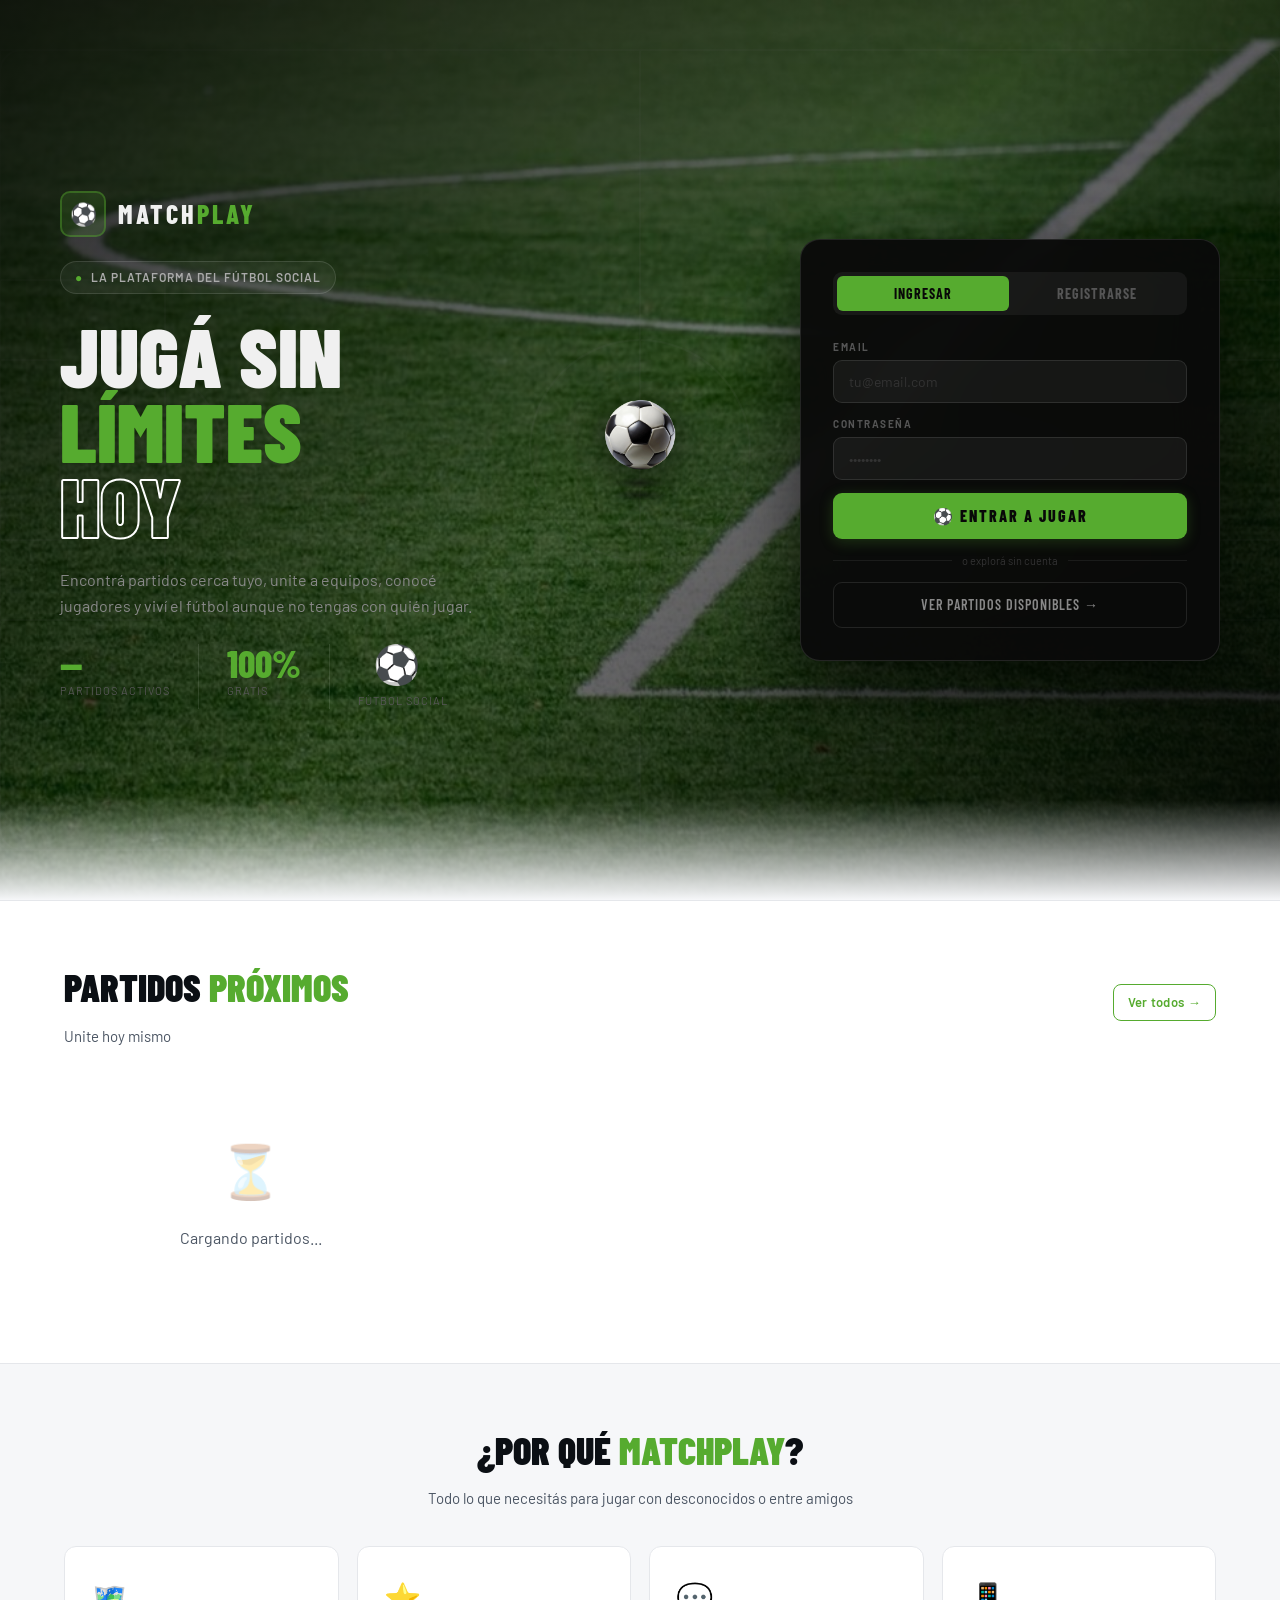
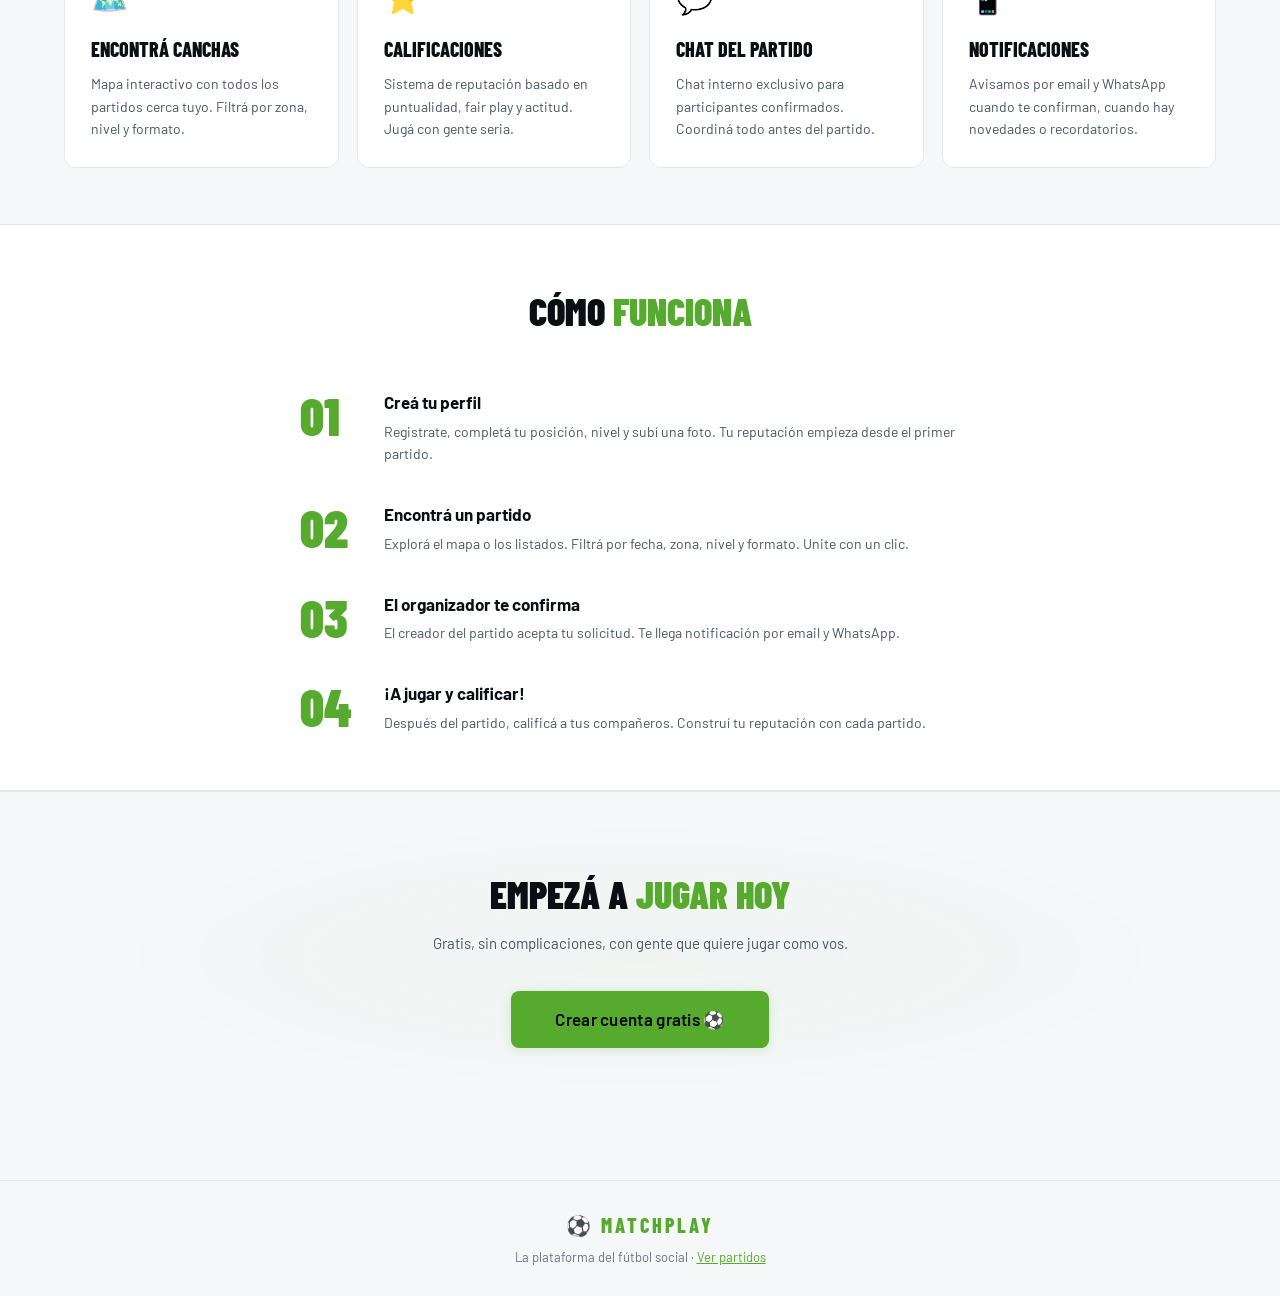
<file: frontend/index.html>
<!doctype html>
<html lang="es">
  <head>
    <meta charset="UTF-8" />
    <meta name="viewport" content="width=device-width, initial-scale=1.0" />
    <title>MatchPlay — Encontrá tu partido</title>
    <link rel="stylesheet" href="css/styles.css" />
    <link rel="stylesheet" href="css/index.css" />
    <link
      rel="stylesheet"
      href="https://cdnjs.cloudflare.com/ajax/libs/font-awesome/6.5.0/css/all.min.css"
    />
    <link rel="preconnect" href="https://fonts.googleapis.com" />
    <link
      href="https://fonts.googleapis.com/css2?family=Barlow+Condensed:wght@400;600;700;800;900&family=Barlow:wght@300;400;500;600;700&display=swap"
      rel="stylesheet"
    />
    <link rel="shortcut icon" href="img/icon.png" type="image/x-icon" />
  </head>
  <body>
    <!-- ===== HERO ===== -->
    <section class="hero-section">
      <div class="field-bg"></div>
      <div class="field-lines">
        <svg viewBox="0 0 1440 900" preserveAspectRatio="xMidYMid slice">
          <rect
            x="80"
            y="50"
            width="1280"
            height="800"
            fill="none"
            stroke="white"
            stroke-width="2"
          />
          <line
            x1="720"
            y1="50"
            x2="720"
            y2="850"
            stroke="white"
            stroke-width="2"
          />
          <circle
            cx="720"
            cy="450"
            r="110"
            fill="none"
            stroke="white"
            stroke-width="2"
          />
          <circle cx="720" cy="450" r="5" fill="white" />
          <rect
            x="80"
            y="280"
            width="165"
            height="340"
            fill="none"
            stroke="white"
            stroke-width="2"
          />
          <rect
            x="80"
            y="360"
            width="60"
            height="180"
            fill="none"
            stroke="white"
            stroke-width="2"
          />
          <rect
            x="1195"
            y="280"
            width="165"
            height="340"
            fill="none"
            stroke="white"
            stroke-width="2"
          />
          <rect
            x="1300"
            y="360"
            width="60"
            height="180"
            fill="none"
            stroke="white"
            stroke-width="2"
          />
          <path
            d="M 245 370 A 85 85 0 0 1 245 530"
            fill="none"
            stroke="white"
            stroke-width="2"
          />
          <path
            d="M 1195 370 A 85 85 0 0 0 1195 530"
            fill="none"
            stroke="white"
            stroke-width="2"
          />
          <path
            d="M 80 70 A 22 22 0 0 1 102 50"
            fill="none"
            stroke="white"
            stroke-width="2"
          />
          <path
            d="M 1360 70 A 22 22 0 0 0 1338 50"
            fill="none"
            stroke="white"
            stroke-width="2"
          />
          <path
            d="M 80 830 A 22 22 0 0 0 102 850"
            fill="none"
            stroke="white"
            stroke-width="2"
          />
          <path
            d="M 1360 830 A 22 22 0 0 1 1338 850"
            fill="none"
            stroke="white"
            stroke-width="2"
          />
        </svg>
      </div>
      <div class="field-overlay"></div>
      <div class="field-bottom-fade"></div>

      <!-- PELOTA REBOTANDO EN EL CENTRO -->
      <div class="ball-scene">
        <div>
          <div class="ball-wrapper">
            <img class="ball-svg" src="/frontend/img/pelota.png" alt="pelota" />
            <div class="ball-ground-shadow"></div>
          </div>
          <div class="ball-ground-shadow"></div>
        </div>
      </div>

      <!-- CONTENIDO -->
      <div class="hero-layout">
        <!-- IZQUIERDA -->
        <div class="hero-left">
          <div class="hero-logo">
            <div class="hero-logo-icon">⚽</div>
            <div class="hero-logo-text">MATCH<span>PLAY</span></div>
          </div>
          <div class="hero-tag">
            <span>●</span> La plataforma del fútbol social
          </div>
          <h1 class="hero-title">
            JUGÁ SIN<br />
            <span class="ht-green">LÍMITES</span><br />
            <span class="ht-outline">HOY</span>
          </h1>
          <p class="hero-desc">
            Encontrá partidos cerca tuyo, unite a equipos, conocé jugadores y
            viví el fútbol aunque no tengas con quién jugar.
          </p>
          <div class="hero-stats">
            <div>
              <div class="hs-num" id="stat-matches">—</div>
              <div class="hs-label">Partidos activos</div>
            </div>
            <div class="hs-divider"></div>
            <div>
              <div class="hs-num">100%</div>
              <div class="hs-label">Gratis</div>
            </div>
            <div class="hs-divider"></div>
            <div>
              <div
                style="margin-bottom: 10px; margin-left: 15px"
                class="hs-num"
              >
                ⚽
              </div>
              <div class="hs-label">Fútbol social</div>
            </div>
          </div>
        </div>

        <!-- FORMULARIO -->
        <div class="hero-form-card">
          <div class="htabs">
            <button class="htab active" onclick="switchTab('login')">
              Ingresar
            </button>
            <button class="htab" onclick="switchTab('register')">
              Registrarse
            </button>
          </div>

          <!-- LOGIN -->
          <div class="hsection active" id="hsec-login">
            <div class="hgroup">
              <label class="hlabel">Email</label
              ><input
                type="email"
                id="login-email"
                class="hinput"
                placeholder="tu@email.com"
              />
            </div>
            <div class="hgroup">
              <label class="hlabel">Contraseña</label
              ><input
                type="password"
                id="login-pass"
                class="hinput"
                placeholder="••••••••"
              />
            </div>
            <p class="herror" id="login-error"></p>
            <button class="hbtn" id="login-btn" onclick="doLogin()">
              ⚽ Entrar a jugar
            </button>
            <div class="hdivider">o explorá sin cuenta</div>
            <a href="matches.html" class="hbtn-sec"
              >Ver partidos disponibles →</a
            >
          </div>

          <!-- REGISTER -->
          <div class="hsection" id="hsec-register">
            <div class="hgroup">
              <label class="hlabel">Nombre completo</label
              ><input
                type="text"
                id="reg-name"
                class="hinput"
                placeholder="Tu nombre"
              />
            </div>
            <div class="hgroup">
              <label class="hlabel">Email</label
              ><input
                type="email"
                id="reg-email"
                class="hinput"
                placeholder="tu@email.com"
              />
            </div>
            <div class="hgroup">
              <label class="hlabel">Contraseña</label
              ><input
                type="password"
                id="reg-pass"
                class="hinput"
                placeholder="Mínimo 6 caracteres"
              />
            </div>
            <div class="hrow">
              <div class="hgroup">
                <label class="hlabel">Posición</label>
                <select id="reg-position" class="hselect">
                  <option value="Indiferente">Indiferente</option>
                  <option value="Arquero">Arquero</option>
                  <option value="Defensor">Defensor</option>
                  <option value="Mediocampista">Mediocampista</option>
                  <option value="Delantero">Delantero</option>
                </select>
              </div>
              <div class="hgroup">
                <label class="hlabel">Nivel</label>
                <select id="reg-level" class="hselect">
                  <option value="Amateur">Amateur</option>
                  <option value="Intermedio">Intermedio</option>
                  <option value="Competitivo">Competitivo</option>
                </select>
              </div>
            </div>
            <div class="hgroup">
              <label class="hlabel"
                >WhatsApp
                <span style="color: #333; font-size: 9px"
                  >(opcional)</span
                ></label
              >
              <input
                type="tel"
                id="reg-phone"
                class="hinput"
                placeholder="+5491155555555"
              />
            </div>
            <p class="herror" id="reg-error"></p>
            <button class="hbtn" id="reg-btn" onclick="doRegister()">
              Crear mi cuenta ⚽
            </button>
          </div>
        </div>
      </div>
    </section>

    <!-- ===== PARTIDOS PRÓXIMOS ===== -->
    <section
      class="section"
      style="
        background: var(--bg2);
        border-top: 1px solid var(--border);
        border-bottom: 1px solid var(--border);
      "
    >
      <div class="container">
        <div class="flex-between mb-24">
          <div>
            <h2 class="section-title">Partidos <em>próximos</em></h2>
            <p class="section-sub" style="margin-bottom: 0">Unite hoy mismo</p>
          </div>
          <a href="matches.html" class="btn btn-outline btn-sm">Ver todos →</a>
        </div>
        <div class="live-grid" id="preview-matches">
          <div class="empty-state">
            <div class="empty-icon">⏳</div>
            <p>Cargando partidos...</p>
          </div>
        </div>
      </div>
    </section>

    <!-- ===== POR QUÉ MATCHPLAY ===== -->
    <section class="section">
      <div class="container">
        <h2 class="section-title" style="text-align: center">
          ¿Por qué <em>MatchPlay</em>?
        </h2>
        <p class="section-sub" style="text-align: center">
          Todo lo que necesitás para jugar con desconocidos o entre amigos
        </p>
        <div class="features-grid">
          <div class="feature-card">
            <div class="feature-icon">🗺️</div>
            <div class="feature-title">Encontrá canchas</div>
            <div class="feature-desc">
              Mapa interactivo con todos los partidos cerca tuyo. Filtrá por
              zona, nivel y formato.
            </div>
          </div>
          <div class="feature-card">
            <div class="feature-icon">⭐</div>
            <div class="feature-title">Calificaciones</div>
            <div class="feature-desc">
              Sistema de reputación basado en puntualidad, fair play y actitud.
              Jugá con gente seria.
            </div>
          </div>
          <div class="feature-card">
            <div class="feature-icon">💬</div>
            <div class="feature-title">Chat del partido</div>
            <div class="feature-desc">
              Chat interno exclusivo para participantes confirmados. Coordiná
              todo antes del partido.
            </div>
          </div>
          <div class="feature-card">
            <div class="feature-icon">📱</div>
            <div class="feature-title">Notificaciones</div>
            <div class="feature-desc">
              Avisamos por email y WhatsApp cuando te confirman, cuando hay
              novedades o recordatorios.
            </div>
          </div>
        </div>
      </div>
    </section>

    <!-- ===== CÓMO FUNCIONA ===== -->
    <section
      class="section"
      style="
        background: var(--bg2);
        border-top: 1px solid var(--border);
        border-bottom: 1px solid var(--border);
      "
    >
      <div class="container">
        <h2
          class="section-title"
          style="text-align: center; margin-bottom: 48px"
        >
          Cómo <em>funciona</em>
        </h2>
        <div style="display: grid; gap: 36px; max-width: 680px; margin: 0 auto">
          <div class="how-step">
            <div class="step-num">01</div>
            <div>
              <div class="step-title">Creá tu perfil</div>
              <div class="step-desc">
                Registrate, completá tu posición, nivel y subí una foto. Tu
                reputación empieza desde el primer partido.
              </div>
            </div>
          </div>
          <div class="how-step">
            <div class="step-num">02</div>
            <div>
              <div class="step-title">Encontrá un partido</div>
              <div class="step-desc">
                Explorá el mapa o los listados. Filtrá por fecha, zona, nivel y
                formato. Unite con un clic.
              </div>
            </div>
          </div>
          <div class="how-step">
            <div class="step-num">03</div>
            <div>
              <div class="step-title">El organizador te confirma</div>
              <div class="step-desc">
                El creador del partido acepta tu solicitud. Te llega
                notificación por email y WhatsApp.
              </div>
            </div>
          </div>
          <div class="how-step">
            <div class="step-num">04</div>
            <div>
              <div class="step-title">¡A jugar y calificar!</div>
              <div class="step-desc">
                Después del partido, calificá a tus compañeros. Construí tu
                reputación con cada partido.
              </div>
            </div>
          </div>
        </div>
      </div>
    </section>

    <!-- ===== CTA ===== -->
    <section class="cta-section">
      <div class="container">
        <h2 class="section-title">Empezá a <em>jugar hoy</em></h2>
        <p class="section-sub">
          Gratis, sin complicaciones, con gente que quiere jugar como vos.
        </p>
        <a
          href="#"
          onclick="
            window.scrollTo({ top: 0, behavior: 'smooth' });
            setTimeout(() => switchTab('register'), 400);
            return false;
          "
          class="btn btn-primary"
          style="font-size: 17px; padding: 15px 44px"
          >Crear cuenta gratis ⚽</a
        >
      </div>
    </section>

    <!-- ===== FOOTER ===== -->
    <footer class="footer">
      <div class="footer-brand">⚽ MATCHPLAY</div>
      <p>
        La plataforma del fútbol social ·
        <a href="matches.html" style="color: var(--accent)">Ver partidos</a>
      </p>
    </footer>

    <script src="js/api.js"></script>
    <script>
      if (api.isLoggedIn()) window.location.href = "dashboard.html";

      function switchTab(tab) {
        document
          .querySelectorAll(".htab")
          .forEach((t, i) =>
            t.classList.toggle(
              "active",
              (tab === "login" && i === 0) || (tab === "register" && i === 1),
            ),
          );
        document
          .getElementById("hsec-login")
          .classList.toggle("active", tab === "login");
        document
          .getElementById("hsec-register")
          .classList.toggle("active", tab === "register");
      }

      async function doLogin() {
        const email = document.getElementById("login-email").value.trim();
        const pass = document.getElementById("login-pass").value;
        const errEl = document.getElementById("login-error");
        const btn = document.getElementById("login-btn");
        errEl.classList.remove("show");
        if (!email || !pass) {
          errEl.textContent = "Completá email y contraseña.";
          errEl.classList.add("show");
          return;
        }
        btn.disabled = true;
        btn.textContent = "Ingresando...";
        const res = await api.login({ email, password: pass });
        btn.disabled = false;
        btn.textContent = "⚽ Entrar a jugar";
        if (res.success) {
          api.setAuth(res.token, res.refreshToken, res.user);
          toast.success("¡Bienvenido de nuevo!");
          setTimeout(() => (window.location.href = "dashboard.html"), 1000);
        } else {
          errEl.textContent = res.message || "Credenciales inválidas.";
          errEl.classList.add("show");
        }
      }

      async function doRegister() {
        const name = document.getElementById("reg-name").value.trim();
        const email = document.getElementById("reg-email").value.trim();
        const pass = document.getElementById("reg-pass").value;
        const position = document.getElementById("reg-position").value;
        const level = document.getElementById("reg-level").value;
        const phone = document.getElementById("reg-phone").value.trim();
        const errEl = document.getElementById("reg-error");
        const btn = document.getElementById("reg-btn");
        errEl.classList.remove("show");
        if (!name || !email || !pass) {
          errEl.textContent = "Completá nombre, email y contraseña.";
          errEl.classList.add("show");
          return;
        }
        if (pass.length < 6) {
          errEl.textContent = "Mínimo 6 caracteres en la contraseña.";
          errEl.classList.add("show");
          return;
        }
        btn.disabled = true;
        btn.textContent = "Creando cuenta...";
        const res = await api.register({
          name,
          email,
          password: pass,
          position,
          level,
          phone: phone || undefined,
        });
        btn.disabled = false;
        btn.textContent = "Crear mi cuenta ⚽";
        if (res.success) {
          api.setAuth(res.token, res.refreshToken, res.user);
          toast.success("¡Bienvenido a MatchPlay! 🎉");
          setTimeout(() => (window.location.href = "dashboard.html"), 1200);
        } else {
          const msg =
            res.errors?.[0]?.msg || res.message || "Error al registrarse.";
          errEl.textContent = msg;
          errEl.classList.add("show");
        }
      }

      document.addEventListener("keydown", (e) => {
        if (e.key !== "Enter") return;
        if (document.getElementById("hsec-login").classList.contains("active"))
          doLogin();
        else doRegister();
      });

      async function loadPreview() {
        const el = document.getElementById("preview-matches");
        const res = await api.getMatches({ status: "open" });
        if (!res.success || !res.matches?.length) {
          el.innerHTML = `<div class="empty-state" style="grid-column:1/-1;">
          <div class="empty-icon">⚽</div>
          <p class="text-muted">No hay partidos abiertos todavía. <a href="create-match.html" style="color:var(--accent);">¡Creá el primero!</a></p>
        </div>`;
          document.getElementById("stat-matches").textContent = "0";
          return;
        }
        document.getElementById("stat-matches").textContent =
          res.matches.length;
        el.innerHTML = res.matches
          .slice(0, 6)
          .map(
            (m) => `
        <a href="match-detail.html?id=${m._id}" class="match-card">
          <div class="match-card-header">
            <div>
              <div class="match-card-title">${m.title}</div>
              <div style="display:flex;gap:6px;margin-top:5px;">
                ${levelBadge(m.level)}
                <span class="badge" style="background:rgba(255,255,255,0.05);color:var(--text-muted);">${m.format}</span>
              </div>
            </div>
            ${statusBadge(m.status)}
          </div>
          <div class="match-card-body">
            <div class="match-card-row"><i class="fa fa-calendar"></i>${formatDate(m.date)}</div>
            <div class="match-card-row"><i class="fa fa-map-marker-alt"></i>${m.location.name}</div>
            <div class="match-card-row">
              ${avatarHtml(m.organizer?.avatar, m.organizer?.name || "?", 20)}
              <span>${m.organizer?.name}</span>
              ${m.organizer?.rating?.average > 0 ? `<span class="text-accent text-xs">⭐ ${m.organizer.rating.average}</span>` : ""}
            </div>
            <div class="match-progress">
              <div class="flex-between text-xs text-muted" style="margin-bottom:4px;">
                <span>Jugadores</span>
                <span><strong style="color:var(--accent)">${m.confirmedCount ?? 0}</strong>/${m.totalPlayers}</span>
              </div>
              <div class="progress-bar">
                <div class="progress-fill" style="width:${Math.min(100, ((m.confirmedCount ?? 0) / m.totalPlayers) * 100)}%"></div>
              </div>
            </div>
            ${
              m.costPerPerson > 0
                ? `<div class="match-card-row"><i class="fa fa-dollar-sign"></i>$${m.costPerPerson} por persona</div>`
                : `<div class="match-card-row text-accent text-sm"><i class="fa fa-check"></i>Gratis</div>`
            }
          </div>
        </a>`,
          )
          .join("");
      }
      loadPreview();
    </script>
  </body>
</html>
</file>
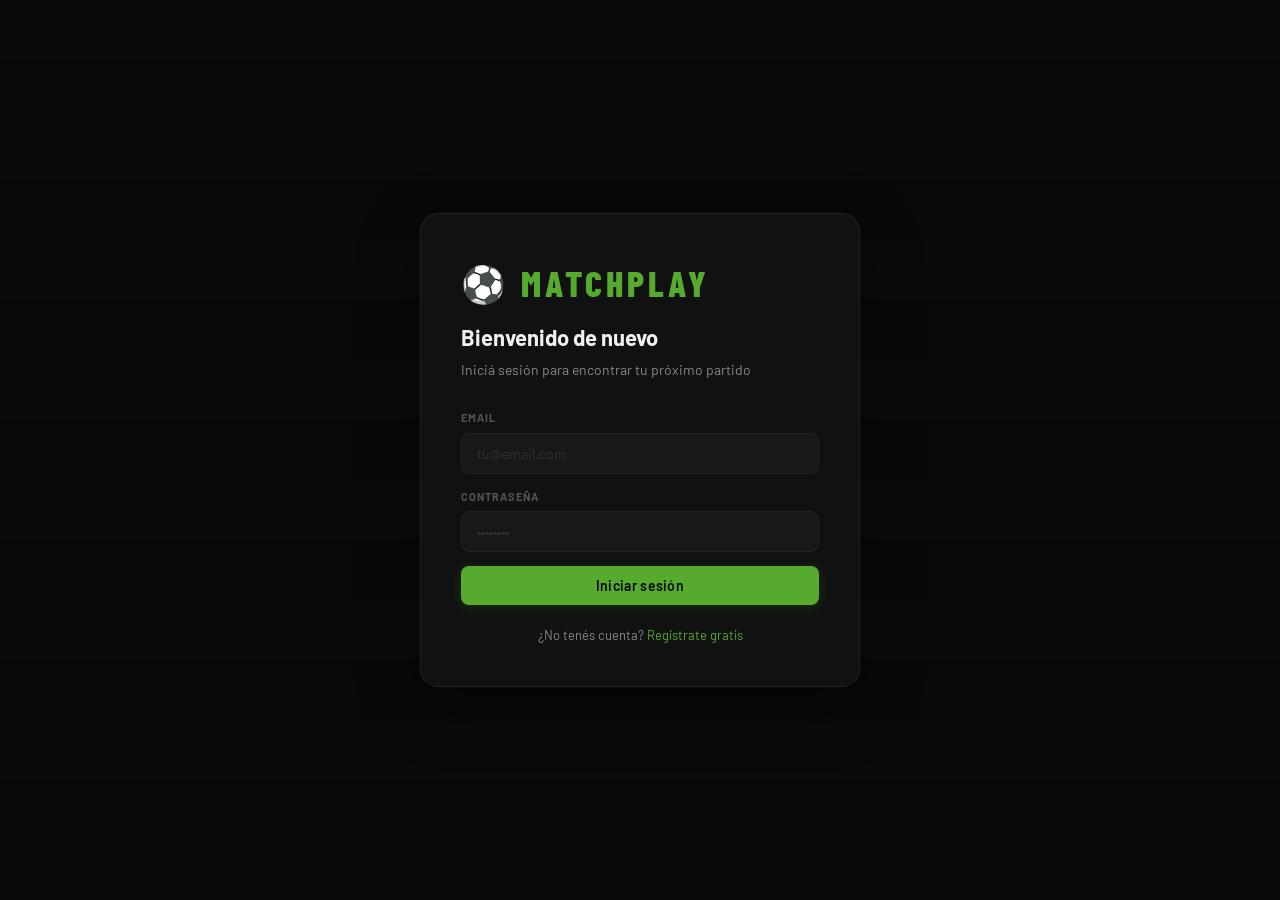
<file: frontend/dashboard.html>
<!DOCTYPE html>
<html lang="es">
<head>
  <meta charset="UTF-8">
  <meta name="viewport" content="width=device-width, initial-scale=1.0">
  <title>Mis partidos — MatchPlay</title>
  <link rel="stylesheet" href="css/styles.css">
  <link rel="stylesheet" href="https://cdnjs.cloudflare.com/ajax/libs/font-awesome/6.5.0/css/all.min.css">
</head>
<body>
  <nav class="navbar">
    <a href="index.html" class="navbar-brand">⚽ MATCH<span>PLAY</span></a>
    <div id="navbar-links" class="navbar-links"></div>
    <div style="display:flex;align-items:center;gap:12px;">
      <div id="navbar-avatar"></div>
      <button class="navbar-mobile-toggle" id="mobile-toggle">☰</button>
    </div>
  </nav>

  <div class="container" style="padding-top:40px;padding-bottom:60px;">
    <div class="page-header">
      <div class="flex-between">
        <div>
          <h1 class="page-title" id="dashboard-title">Mis <em>partidos</em></h1>
          <p class="text-muted" id="dashboard-sub">Tu actividad en MatchPlay</p>
        </div>
        <a href="create-match.html" class="btn btn-primary">＋ Crear partido</a>
      </div>
    </div>

    <!-- STATS -->
    <div class="grid-3 mb-32" id="stats-grid">
      <div class="card" style="text-align:center;">
        <div style="font-family:var(--font-display);font-size:52px;color:var(--accent);" id="stat-played">—</div>
        <div class="text-muted">Partidos jugados</div>
      </div>
      <div class="card" style="text-align:center;">
        <div style="font-family:var(--font-display);font-size:52px;color:var(--accent);" id="stat-organized">—</div>
        <div class="text-muted">Organizados</div>
      </div>
      <div class="card" style="text-align:center;">
        <div style="font-family:var(--font-display);font-size:52px;color:var(--accent);" id="stat-rating">—</div>
        <div class="text-muted">Rating</div>
      </div>
    </div>

    <!-- TABS -->
    <div class="tabs">
      <button class="tab active" onclick="showDashTab('organized', event)">🎯 Organizados</button>
      <button class="tab" onclick="showDashTab('joined', event)">⚽ Unidos</button>
    </div>

    <div id="tab-organized">
      <div class="grid-matches" id="organized-grid">
        <div class="empty-state"><div class="empty-icon">⏳</div><p>Cargando...</p></div>
      </div>
    </div>

    <div id="tab-joined" style="display:none;">
      <div class="grid-matches" id="joined-grid">
        <div class="empty-state"><div class="empty-icon">⏳</div><p>Cargando...</p></div>
      </div>
    </div>
  </div>

  <footer class="footer"><div class="footer-brand">⚽ MATCHPLAY</div></footer>

  <script src="js/api.js"></script>
  <script>
    if (!api.isLoggedIn()) window.location.href = 'login.html';

    async function loadDashboard() {
      const userRes = await api.me();
      const user = userRes.user;
      if (!user) { api.clearAuth(); window.location.href = 'login.html'; return; }

      localStorage.setItem('mp_user', JSON.stringify(user));
      document.getElementById('dashboard-title').innerHTML = `Hola, <em>${user.name.split(' ')[0]}</em>`;
      document.getElementById('stat-played').textContent = user.matchesPlayed;
      document.getElementById('stat-organized').textContent = user.matchesOrganized;
      document.getElementById('stat-rating').textContent = user.rating?.average > 0 ? user.rating.average : '—';

      // Load organized
      const orgRes = await api.myOrganized();
      renderMatches('organized-grid', orgRes.matches || [], '🎯 No organizaste ningún partido aún.', 'create-match.html', 'Crear partido');

      // Load joined
      const joinedRes = await api.myJoined();
      renderMatches('joined-grid', joinedRes.matches || [], '⚽ No te uniste a ningún partido aún.', 'matches.html', 'Buscar partidos');
    }

    function renderMatches(gridId, matches, emptyMsg, emptyHref, emptyBtn) {
      const grid = document.getElementById(gridId);
      if (!matches.length) {
        grid.innerHTML = `<div class="empty-state" style="grid-column:1/-1;"><div class="empty-icon">⚽</div><p class="text-muted">${emptyMsg}</p><a href="${emptyHref}" class="btn btn-outline mt-16">${emptyBtn}</a></div>`;
        return;
      }
      grid.innerHTML = matches.map(m => {
        const myEntry = m.players?.find(p => p.user?._id === api.getUser()?._id || p.user === api.getUser()?._id);
        return `
        <a href="match-detail.html?id=${m._id}" class="match-card">
          <div class="match-card-header">
            <div>
              <div class="match-card-title">${m.title}</div>
              <div style="display:flex;gap:6px;margin-top:6px;">${levelBadge(m.level)}<span class="badge" style="background:rgba(255,255,255,0.06);color:var(--text-muted);">${m.format}</span></div>
            </div>
            ${statusBadge(m.status)}
          </div>
          <div class="match-card-body">
            <div class="match-card-row"><i class="fa fa-calendar"></i>${formatDate(m.date)}</div>
            <div class="match-card-row"><i class="fa fa-map-marker-alt"></i>${m.location?.name}</div>
            ${myEntry && myEntry.status !== 'confirmed' ? `<div class="match-card-row"><i class="fa fa-clock" style="color:var(--yellow);"></i><span style="color:var(--yellow);">Tu solicitud: ${myEntry.status === 'pending' ? 'Pendiente' : 'Rechazada'}</span></div>` : ''}
            <div class="match-progress">
              <div class="flex-between text-xs text-muted mb-8"><span>Jugadores</span><span>${m.confirmedCount ?? 0}/${m.totalPlayers}</span></div>
              <div class="progress-bar"><div class="progress-fill" style="width:${Math.min(100, ((m.confirmedCount ?? 0)/m.totalPlayers)*100)}%"></div></div>
            </div>
          </div>
        </a>`;
      }).join('');
    }

    function showDashTab(tab, e) {
      document.getElementById('tab-organized').style.display = tab === 'organized' ? 'block' : 'none';
      document.getElementById('tab-joined').style.display = tab === 'joined' ? 'block' : 'none';
      document.querySelectorAll('.tab').forEach(t => t.classList.remove('active'));
      e.target.classList.add('active');
    }

    loadDashboard();
  </script>
</body>
</html>
</file>
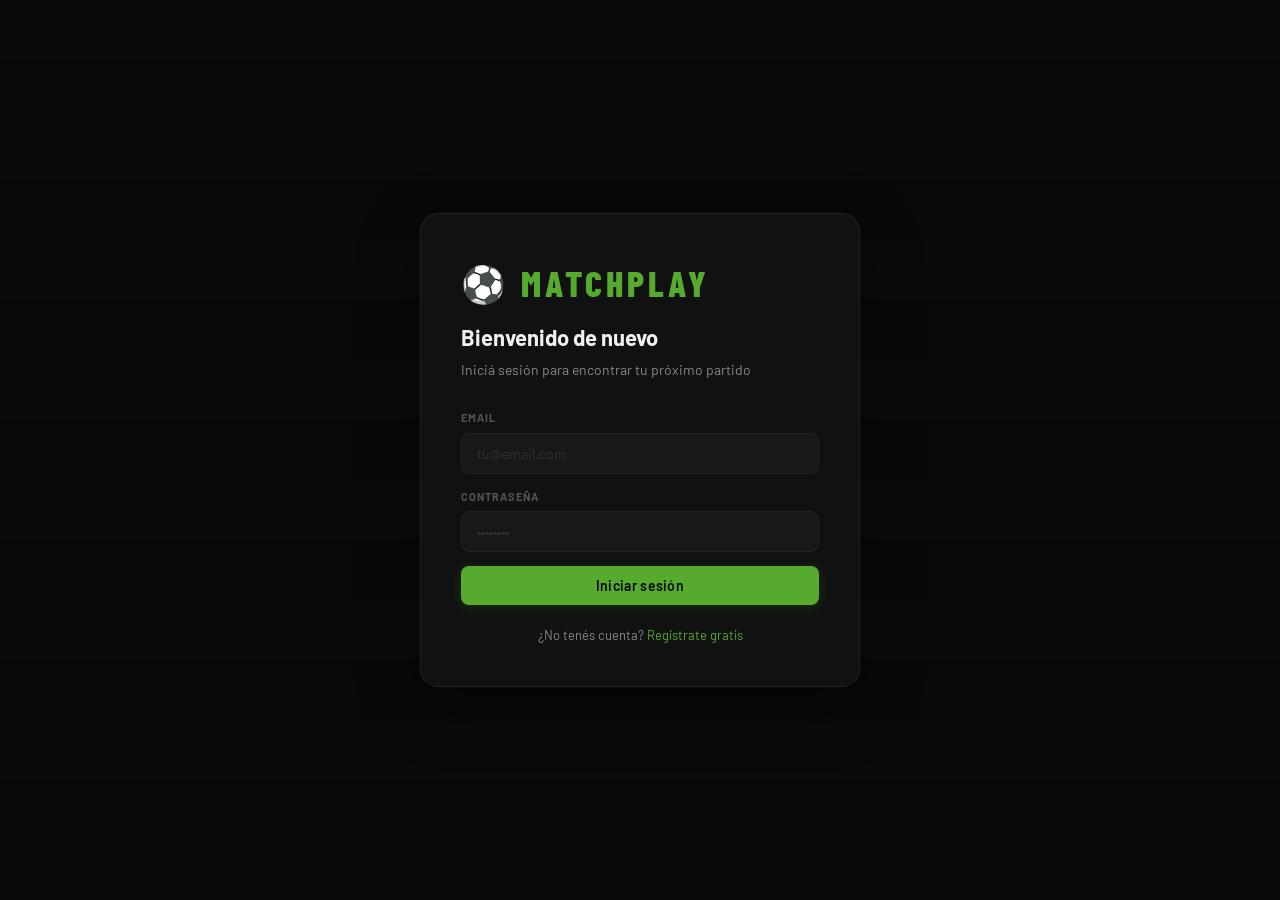
<file: frontend/login.html>
<!DOCTYPE html>
<html lang="es">
<head>
  <meta charset="UTF-8">
  <meta name="viewport" content="width=device-width, initial-scale=1.0">
  <title>Iniciar sesión — MatchPlay</title>
  <link rel="stylesheet" href="css/styles.css">
</head>
<body class="theme-dark">
  <div class="auth-page">
    <div class="auth-card">
      <a href="index.html" class="auth-logo">⚽ MATCHPLAY</a>
      <h1 class="auth-title">Bienvenido de nuevo</h1>
      <p class="auth-sub">Iniciá sesión para encontrar tu próximo partido</p>

      <div class="auth-form" id="login-form">
        <div class="form-group">
          <label class="form-label">Email</label>
          <input type="email" id="email" class="form-input" placeholder="tu@email.com" autocomplete="email">
        </div>
        <div class="form-group">
          <label class="form-label">Contraseña</label>
          <input type="password" id="password" class="form-input" placeholder="••••••••" autocomplete="current-password">
        </div>
        <p id="error-msg" class="form-error hidden"></p>
        <button class="btn btn-primary btn-full" id="login-btn">Iniciar sesión</button>
      </div>

      <div class="auth-footer">
        ¿No tenés cuenta? <a href="register.html">Registrate gratis</a>
    </div>
    </div>
  </div>

  <script src="js/api.js"></script>
  <script>
    if (api.isLoggedIn()) window.location.href = 'dashboard.html';

    document.getElementById('login-btn').addEventListener('click', async () => {
      const email = document.getElementById('email').value.trim();
      const password = document.getElementById('password').value;
      const errEl = document.getElementById('error-msg');
      const btn = document.getElementById('login-btn');
      errEl.classList.add('hidden');

      if (!email || !password) { errEl.textContent = 'Completá todos los campos.'; errEl.classList.remove('hidden'); return; }

      btn.disabled = true; btn.textContent = 'Ingresando...';
      const res = await api.login({ email, password });
      btn.disabled = false; btn.textContent = 'Iniciar sesión';

      if (res.success) {
        api.setAuth(res.token, res.refreshToken, res.user);
        window.location.href = 'dashboard.html';
      } else {
        errEl.textContent = res.message || 'Error al iniciar sesión.';
        errEl.classList.remove('hidden');
      }
    });

    document.addEventListener('keydown', (e) => {
      if (e.key === 'Enter') document.getElementById('login-btn').click();
    });
  </script>
</body>
</html>
</file>
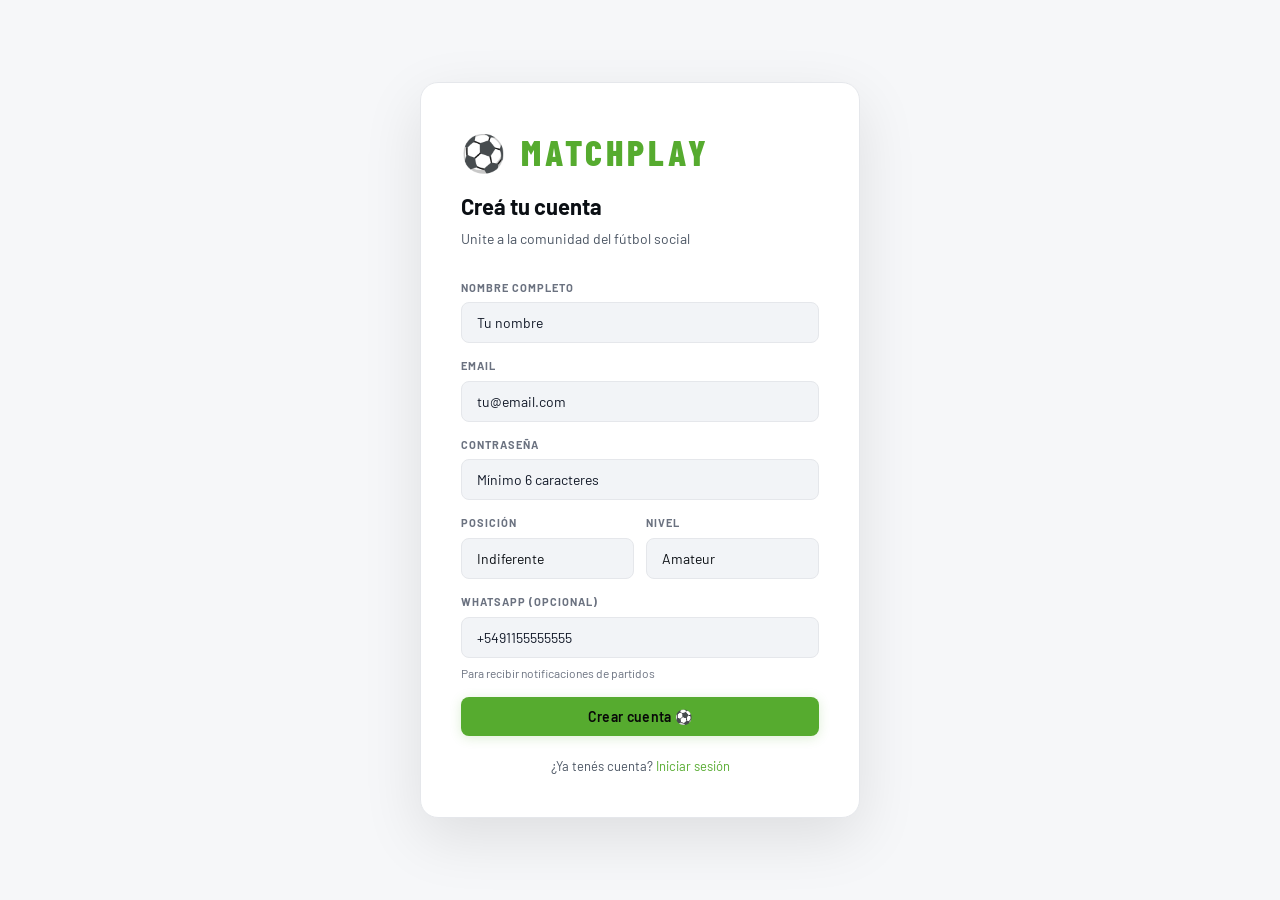
<file: frontend/register.html>
<!DOCTYPE html>
<html lang="es">
<head>
  <meta charset="UTF-8">
  <meta name="viewport" content="width=device-width, initial-scale=1.0">
  <title>Registrarse — MatchPlay</title>
  <link rel="stylesheet" href="css/styles.css">
</head>
<body>
  <div class="auth-page">
    <div class="auth-card">
      <a href="index.html" class="auth-logo">⚽ MATCHPLAY</a>
      <h1 class="auth-title">Creá tu cuenta</h1>
      <p class="auth-sub">Unite a la comunidad del fútbol social</p>

      <div class="auth-form">
        <div class="form-group">
          <label class="form-label">Nombre completo</label>
          <input type="text" id="name" class="form-input" placeholder="Tu nombre" autocomplete="name">
        </div>
        <div class="form-group">
          <label class="form-label">Email</label>
          <input type="email" id="email" class="form-input" placeholder="tu@email.com" autocomplete="email">
        </div>
        <div class="form-group">
          <label class="form-label">Contraseña</label>
          <input type="password" id="password" class="form-input" placeholder="Mínimo 6 caracteres" autocomplete="new-password">
        </div>
        <div class="grid-2" style="gap:12px;">
          <div class="form-group">
            <label class="form-label">Posición</label>
            <select id="position" class="form-select">
              <option value="Indiferente">Indiferente</option>
              <option value="Arquero">Arquero</option>
              <option value="Defensor">Defensor</option>
              <option value="Mediocampista">Mediocampista</option>
              <option value="Delantero">Delantero</option>
            </select>
          </div>
          <div class="form-group">
            <label class="form-label">Nivel</label>
            <select id="level" class="form-select">
              <option value="Amateur">Amateur</option>
              <option value="Intermedio">Intermedio</option>
              <option value="Competitivo">Competitivo</option>
            </select>
          </div>
        </div>
        <div class="form-group">
          <label class="form-label">WhatsApp (opcional)</label>
          <input type="tel" id="phone" class="form-input" placeholder="+5491155555555">
          <span class="form-hint">Para recibir notificaciones de partidos</span>
        </div>
        <p id="error-msg" class="form-error hidden"></p>
        <button class="btn btn-primary btn-full" id="register-btn">Crear cuenta ⚽</button>
      </div>

      <div class="auth-footer">
        ¿Ya tenés cuenta? <a href="login.html">Iniciar sesión</a>
      </div>
    </div>
  </div>

  <script src="js/api.js"></script>
  <script>
    if (api.isLoggedIn()) window.location.href = 'dashboard.html';

    document.getElementById('register-btn').addEventListener('click', async () => {
      const name = document.getElementById('name').value.trim();
      const email = document.getElementById('email').value.trim();
      const password = document.getElementById('password').value;
      const position = document.getElementById('position').value;
      const level = document.getElementById('level').value;
      const phone = document.getElementById('phone').value.trim();
      const errEl = document.getElementById('error-msg');
      const btn = document.getElementById('register-btn');
      errEl.classList.add('hidden');

      if (!name || !email || !password) { errEl.textContent = 'Completá nombre, email y contraseña.'; errEl.classList.remove('hidden'); return; }
      if (password.length < 6) { errEl.textContent = 'La contraseña debe tener al menos 6 caracteres.'; errEl.classList.remove('hidden'); return; }

      btn.disabled = true; btn.textContent = 'Creando cuenta...';
      const res = await api.register({ name, email, password, position, level, phone: phone || undefined });
      btn.disabled = false; btn.textContent = 'Crear cuenta ⚽';

      if (res.success) {
        api.setAuth(res.token, res.refreshToken, res.user);
        toast.success('¡Cuenta creada! Revisá tu email para verificarla.');
        setTimeout(() => window.location.href = 'dashboard.html', 1500);
      } else {
        const msg = res.errors?.[0]?.msg || res.message || 'Error al registrarse.';
        errEl.textContent = msg;
        errEl.classList.remove('hidden');
      }
    });
  </script>
</body>
</html>
</file>
<file: frontend/css/styles.css>
/* ===== MATCHPLAY — BLACK/WHITE + GREEN ACCENTS ===== */
@import url('https://fonts.googleapis.com/css2?family=Barlow+Condensed:wght@400;600;700;800;900&family=Barlow:wght@300;400;500;600;700&display=swap');

:root {
  --bg:           #080808;
  --bg2:          #0e0e0e;
  --card:         #111111;
  --card2:        #181818;
  --border:       #222222;
  --border2:      #2e2e2e;

  --accent:       #56ab2f;
  --accent-dim:   #3d8020;
  --accent-bright:#68cc38;
  --accent-glow:  rgba(86,171,47,0.10);
  --accent-glow2: rgba(86,171,47,0.18);

  --text:         #f0f0f0;
  --text-muted:   #888888;
  --text-dim:     #555555;
  --text-dark:    #333333;

  --red:          #e05252;
  --yellow:       #d4a017;
  --blue:         #3a9abf;
  --green-light:  #7dc95e;

  --font-display: 'Barlow Condensed', sans-serif;
  --font-body:    'Barlow', sans-serif;

  --radius:    12px;
  --radius-sm:  8px;
  --radius-lg: 18px;

  --shadow:        0 4px 24px rgba(0,0,0,0.5);
  --shadow-accent: 0 0 28px rgba(86,171,47,0.12);
  --shadow-card:   0 2px 12px rgba(0,0,0,0.4);
}

/* Modo claro (por defecto) */
:root {
  --bg:           #f6f7f9;
  --bg2:          #ffffff;
  --card:         #ffffff;
  --card2:        #f2f4f7;
  --border:       #e5e7eb;
  --border2:      #d1d5db;

  --text:         #0b0f14;
  --text-muted:   #4b5563;
  --text-dim:     #6b7280;
  --text-dark:    #111827;

  --red:          #c53b3b;
  --yellow:       #b45309;
  --blue:         #0b5f7a;
  --green-light:  #2f9e44;

  --nav-bg:        rgba(246,247,249,0.86);

  --shadow:        0 4px 24px rgba(0,0,0,0.10);
  --shadow-accent: 0 0 28px rgba(86,171,47,0.12);
  --shadow-card:   0 2px 12px rgba(0,0,0,0.08);
  --shadow-auth:   0 20px 60px rgba(0,0,0,0.10);
}

/* Tema oscuro (para login y páginas que lo necesiten) */
.theme-dark {
  --bg:           #080808;
  --bg2:          #0e0e0e;
  --card:         #111111;
  --card2:        #181818;
  --border:       #222222;
  --border2:      #2e2e2e;

  --text:         #f0f0f0;
  --text-muted:   #888888;
  --text-dim:     #555555;
  --text-dark:    #333333;

  --red:          #e05252;
  --yellow:       #d4a017;
  --blue:         #3a9abf;
  --green-light:  #7dc95e;

  --nav-bg:        rgba(8,8,8,0.95);

  --shadow:        0 4px 24px rgba(0,0,0,0.5);
  --shadow-accent: 0 0 28px rgba(86,171,47,0.12);
  --shadow-card:   0 2px 12px rgba(0,0,0,0.4);
  --shadow-auth:   0 20px 60px rgba(0,0,0,0.4);
}

*, *::before, *::after { box-sizing: border-box; margin: 0; padding: 0; }
html { scroll-behavior: smooth; }

body {
  font-family: var(--font-body);
  background: var(--bg);
  color: var(--text);
  min-height: 100vh;
  line-height: 1.6;
  -webkit-font-smoothing: antialiased;
}

/* Franjas muy sutiles de fondo */
body::before {
  content: '';
  position: fixed; inset: 0; z-index: -1;
  background: repeating-linear-gradient(
    180deg,
    rgba(255,255,255,0.012) 0px, rgba(255,255,255,0.012) 60px,
    transparent 60px, transparent 120px
  );
  pointer-events: none;
}

/* ===== SCROLLBAR ===== */
::-webkit-scrollbar       { width: 6px; }
::-webkit-scrollbar-track { background: var(--bg2); }
::-webkit-scrollbar-thumb { background: var(--border2); border-radius: 3px; }
::-webkit-scrollbar-thumb:hover { background: #444; }

/* ===== NAVBAR ===== */
.navbar {
  position: sticky; top: 0; z-index: 100;
  background: var(--nav-bg);
  backdrop-filter: blur(20px);
  border-bottom: 1px solid var(--border);
  padding: 0 28px;
  height: 62px;
  display: flex; align-items: center; justify-content: space-between;
}
.navbar-brand {
  font-family: var(--font-display);
  font-size: 26px; font-weight: 800; letter-spacing: 3px;
  color: var(--text); text-decoration: none;
  display: flex; align-items: center; gap: 8px;
  text-transform: uppercase;
}
.navbar-brand em { color: var(--accent); font-style: normal; }
.navbar-links { display: flex; align-items: center; gap: 4px; }
.navbar-links a {
  color: var(--text-muted); text-decoration: none;
  padding: 7px 14px; border-radius: var(--radius-sm);
  font-size: 14px; font-weight: 500; transition: all .2s;
}
.navbar-links a:hover  { color: var(--text); background: rgba(255,255,255,0.05); }
.navbar-links a.active { color: var(--accent); background: var(--accent-glow); }
.navbar-avatar {
  width: 34px; height: 34px; border-radius: 50%;
  background: var(--card2); border: 2px solid var(--accent);
  cursor: pointer; object-fit: cover;
}
.navbar-mobile-toggle {
  display: none; background: none; border: none;
  color: var(--text); font-size: 22px; cursor: pointer;
}

/* ===== BUTTONS ===== */
.btn {
  display: inline-flex; align-items: center; gap: 8px;
  padding: 11px 22px; border-radius: var(--radius-sm);
  font-family: var(--font-body); font-size: 14px; font-weight: 600;
  cursor: pointer; border: none; text-decoration: none;
  transition: all .2s; white-space: nowrap; letter-spacing: .3px;
}
.btn-primary {
  background: var(--accent); color: #080808;
  box-shadow: 0 2px 12px rgba(86,171,47,0.2);
}
.btn-primary:hover {
  background: var(--accent-bright);
  box-shadow: 0 4px 20px rgba(86,171,47,0.35);
  transform: translateY(-1px);
}
.btn-outline {
  background: transparent; color: var(--accent);
  border: 1px solid var(--accent);
}
.btn-outline:hover { background: var(--accent-glow); }
.btn-ghost {
  background: var(--card); color: var(--text);
  border: 1px solid var(--border);
}
.btn-ghost:hover { background: var(--card2); border-color: var(--border2); }
.btn-danger { background: rgba(224,82,82,0.12); color: var(--red); border: 1px solid rgba(224,82,82,0.25); }
.btn-danger:hover { background: rgba(224,82,82,0.2); }
.btn-sm   { padding: 7px 14px; font-size: 13px; }
.btn-full { width: 100%; justify-content: center; }
.btn:disabled { opacity: .4; cursor: not-allowed; transform: none !important; box-shadow: none !important; }

/* ===== CARDS ===== */
.card {
  background: var(--card); border: 1px solid var(--border);
  border-radius: var(--radius); padding: 24px;
  transition: border-color .2s, box-shadow .2s;
}
.card:hover { border-color: var(--border2); }
.card-sm    { padding: 16px; }
.card-hover:hover { border-color: rgba(86,171,47,0.35); box-shadow: var(--shadow-accent); }

/* ===== MATCH CARD ===== */
.match-card {
  background: var(--card); border: 1px solid var(--border);
  border-radius: var(--radius); overflow: hidden;
  cursor: pointer; transition: all .25s;
  text-decoration: none; color: inherit; display: block;
}
.match-card:hover {
  border-color: rgba(86,171,47,0.4);
  box-shadow: var(--shadow-accent);
  transform: translateY(-3px);
}
.match-card-header {
  background: var(--card2); padding: 16px 20px;
  display: flex; justify-content: space-between; align-items: flex-start;
  border-bottom: 1px solid var(--border);
}
.match-card-title { font-weight: 700; font-size: 15px; color: var(--text); line-height: 1.3; }
.match-card-body  { padding: 16px 20px; display: grid; gap: 9px; }
.match-card-row   { display: flex; align-items: center; gap: 8px; font-size: 13px; color: var(--text-muted); }
.match-card-row i { color: var(--accent); width: 14px; font-size: 12px; }
.progress-bar     { height: 3px; background: var(--border); border-radius: 2px; overflow: hidden; margin-top: 5px; }
.progress-fill    { height: 100%; background: var(--accent); border-radius: 2px; transition: width .4s; }

/* ===== BADGES ===== */
.badge {
  display: inline-flex; align-items: center; gap: 4px;
  padding: 3px 9px; border-radius: 100px;
  font-size: 11px; font-weight: 700; letter-spacing: .5px;
  text-transform: uppercase; font-family: var(--font-body);
}
.badge-open      { background: rgba(86,171,47,0.1);  color: var(--accent);      border: 1px solid rgba(86,171,47,0.2); }
.badge-full      { background: rgba(212,160,23,0.1); color: var(--yellow);      border: 1px solid rgba(212,160,23,0.2); }
.badge-cancelled { background: rgba(224,82,82,0.1);  color: var(--red);         border: 1px solid rgba(224,82,82,0.2); }
.badge-played    { background: rgba(58,154,191,0.1); color: var(--blue);        border: 1px solid rgba(58,154,191,0.2); }
.badge-amateur     { background: rgba(255,255,255,0.06); color: var(--text-muted); }
.badge-intermedio  { background: rgba(212,160,23,0.1);  color: var(--yellow); }
.badge-competitivo { background: rgba(224,82,82,0.1);   color: var(--red); }
.badge-todos       { background: rgba(255,255,255,0.05); color: var(--text-muted); }

/* ===== FORMS ===== */
.form-group   { display: grid; gap: 6px; }
.form-label   { font-size: 11px; font-weight: 700; color: var(--text-dim); letter-spacing: 1px; text-transform: uppercase; }
.form-input, .form-select, .form-textarea {
  background: var(--card2); border: 1px solid var(--border);
  border-radius: var(--radius-sm); color: var(--text);
  padding: 11px 15px; font-family: var(--font-body); font-size: 14px;
  transition: border-color .2s, box-shadow .2s, background .2s; width: 100%;
}
.form-input:focus, .form-select:focus, .form-textarea:focus {
  outline: none; border-color: var(--accent);
  background: rgba(86,171,47,0.05);
  box-shadow: 0 0 0 3px rgba(86,171,47,0.08);
}
.form-input::placeholder { color: var(--text-dark); }
.form-select   { appearance: none; cursor: pointer; }
.form-select option { background: var(--card); color: var(--text); }
.form-textarea { resize: vertical; min-height: 100px; }
.form-error    { font-size: 12px; color: var(--red); }
.form-hint     { font-size: 12px; color: var(--text-dim); }

/* ===== AUTH PAGES ===== */
.auth-page {
  min-height: 100vh; display: flex; align-items: center; justify-content: center;
  padding: 24px;
}
.auth-card {
  width: 100%; max-width: 440px;
  background: var(--card); border: 1px solid var(--border);
  border-radius: var(--radius-lg); padding: 40px;
  box-shadow: var(--shadow-auth);
}
.auth-logo   { font-family: var(--font-display); font-size: 36px; font-weight: 800; color: var(--accent); letter-spacing: 4px; margin-bottom: 8px; text-transform: uppercase; display: block; text-decoration: none; }
.auth-title  { font-size: 22px; font-weight: 700; margin-bottom: 4px; }
.auth-sub    { color: var(--text-muted); font-size: 14px; margin-bottom: 28px; }
.auth-form   { display: grid; gap: 14px; }
.auth-footer { margin-top: 20px; text-align: center; font-size: 13px; color: var(--text-muted); }
.auth-footer a { color: var(--accent); text-decoration: none; }

/* ===== LAYOUT ===== */
.container    { max-width: 1200px; margin: 0 auto; padding: 0 24px; }
.container-sm { max-width: 700px;  margin: 0 auto; padding: 0 24px; }
.grid-matches { display: grid; grid-template-columns: repeat(auto-fill, minmax(300px, 1fr)); gap: 18px; }
.grid-2 { display: grid; grid-template-columns: 1fr 1fr; gap: 18px; }
.grid-3 { display: grid; grid-template-columns: repeat(3, 1fr); gap: 18px; }
.section { padding: 56px 0; }

/* ===== PAGE HEADER ===== */
.page-header { padding: 36px 0 0; margin-bottom: 28px; }
.page-title  { font-family: var(--font-display); font-size: 48px; font-weight: 900; line-height: 1; margin-bottom: 6px; text-transform: uppercase; }
.page-title em { color: var(--accent); font-style: normal; }
.section-title { font-family: var(--font-display); font-size: 38px; font-weight: 900; color: var(--text); margin-bottom: 6px; text-transform: uppercase; }
.section-title em { color: var(--accent); font-style: normal; }
.section-sub   { color: var(--text-muted); margin-bottom: 36px; font-size: 15px; }

/* ===== PROFILE ===== */
.profile-header {
  background: var(--card2); border: 1px solid var(--border);
  border-radius: var(--radius); padding: 36px;
  display: flex; gap: 28px; align-items: flex-start;
}
.profile-avatar   { width: 96px; height: 96px; border-radius: 50%; border: 3px solid var(--accent); object-fit: cover; flex-shrink: 0; background: var(--card); }
.profile-name     { font-family: var(--font-display); font-size: 38px; font-weight: 900; line-height: 1; text-transform: uppercase; }
.profile-stats    { display: flex; gap: 24px; margin-top: 14px; }
.profile-stat-num { font-family: var(--font-display); font-size: 28px; font-weight: 800; color: var(--accent); line-height: 1; }
.profile-stat-label { font-size: 10px; color: var(--text-dim); text-transform: uppercase; letter-spacing: 1px; }

/* ===== STARS ===== */
.stars { display: flex; gap: 3px; }
.star  { font-size: 15px; color: var(--border2); cursor: pointer; transition: color .1s; }
.star.filled { color: var(--yellow); }
.star:hover  { color: var(--yellow); }

/* ===== CHAT ===== */
.chat-container { background: var(--card); border: 1px solid var(--border); border-radius: var(--radius); display: flex; flex-direction: column; height: 400px; }
.chat-header    { padding: 14px 18px; border-bottom: 1px solid var(--border); font-weight: 600; display: flex; align-items: center; gap: 8px; font-size: 14px; }
.chat-messages  { flex: 1; overflow-y: auto; padding: 14px; display: flex; flex-direction: column; gap: 10px; }
.chat-msg       { display: flex; gap: 8px; }
.chat-msg.mine  { flex-direction: row-reverse; }
.chat-msg-avatar  { width: 30px; height: 30px; border-radius: 50%; background: var(--card2); object-fit: cover; flex-shrink: 0; }
.chat-msg-bubble  { max-width: 65%; padding: 9px 13px; font-size: 13px; line-height: 1.4; background: var(--card2); color: var(--text); border-radius: 4px 14px 14px 14px; }
.chat-msg.mine .chat-msg-bubble { background: rgba(86,171,47,0.1); border: 1px solid rgba(86,171,47,0.15); border-radius: 14px 4px 14px 14px; }
.chat-msg-name { font-size: 10px; color: var(--text-muted); margin-bottom: 3px; }
.chat-input    { padding: 12px 14px; border-top: 1px solid var(--border); display: flex; gap: 8px; }
.chat-input .form-input { flex: 1; padding: 9px 13px; }

/* ===== MAP ===== */
#map { height: 300px; border-radius: var(--radius-sm); overflow: hidden; border: 1px solid var(--border); }
.leaflet-container { background: var(--bg2) !important; }

/* ===== TABS ===== */
.tabs  { display: flex; gap: 2px; border-bottom: 1px solid var(--border); margin-bottom: 20px; }
.tab   { padding: 11px 18px; background: none; border: none; color: var(--text-muted); font-family: var(--font-body); font-size: 13px; font-weight: 600; cursor: pointer; border-bottom: 2px solid transparent; margin-bottom: -1px; transition: all .2s; }
.tab.active        { color: var(--accent); border-bottom-color: var(--accent); }
.tab:hover:not(.active) { color: var(--text); }

/* ===== PLAYER LIST ===== */
.player-item    { display: flex; align-items: center; gap: 10px; padding: 11px 14px; background: var(--card2); border-radius: var(--radius-sm); border: 1px solid var(--border); transition: border-color .2s; }
.player-item:hover { border-color: var(--border2); }
.player-avatar  { width: 38px; height: 38px; border-radius: 50%; object-fit: cover; background: var(--card); }
.player-info    { flex: 1; }
.player-name    { font-weight: 600; font-size: 14px; }
.player-meta    { font-size: 11px; color: var(--text-muted); }
.player-actions { display: flex; gap: 5px; }

/* ===== TOAST ===== */
.toast-container { position: fixed; top: 72px; right: 18px; z-index: 9999; display: grid; gap: 8px; }
.toast {
  padding: 12px 16px; border-radius: var(--radius-sm);
  font-size: 13px; font-weight: 500;
  display: flex; align-items: center; gap: 9px;
  animation: toastIn .3s ease; min-width: 260px; max-width: 340px;
  box-shadow: var(--shadow); font-family: var(--font-body);
}
.toast-success { background: rgba(86,171,47,0.1);  border: 1px solid rgba(86,171,47,0.3);  color: var(--green-light); }
.toast-error   { background: rgba(224,82,82,0.1);  border: 1px solid rgba(224,82,82,0.3);  color: #ff8a8a; }
.toast-info    { background: rgba(58,154,191,0.1); border: 1px solid rgba(58,154,191,0.3); color: #5bc0de; }
@keyframes toastIn { from{opacity:0;transform:translateX(20px)} to{opacity:1;transform:translateX(0)} }

/* ===== FILTERS ===== */
.filters-bar {
  display: flex; gap: 12px; flex-wrap: wrap; align-items: flex-end;
  background: var(--card); border: 1px solid var(--border);
  border-radius: var(--radius); padding: 18px 20px; margin-bottom: 24px;
}
.filter-group .form-select,
.filter-group .form-input { padding: 8px 12px; font-size: 13px; min-width: 120px; }
.filter-label { font-size: 10px; font-weight: 700; color: var(--text-dim); text-transform: uppercase; letter-spacing: 1px; }

/* ===== MODAL ===== */
.modal-overlay {
  position: fixed; inset: 0; z-index: 1000;
  background: rgba(0,0,0,0.82); backdrop-filter: blur(6px);
  display: flex; align-items: center; justify-content: center; padding: 20px;
  animation: fadeIn .2s ease;
}
.modal {
  background: var(--card); border: 1px solid var(--border2);
  border-radius: var(--radius-lg); width: 100%; max-width: 540px;
  max-height: 90vh; overflow-y: auto;
  animation: scaleIn .2s ease;
  box-shadow: 0 24px 60px rgba(0,0,0,0.6);
}
.modal-header { padding: 22px 24px 0; display: flex; justify-content: space-between; align-items: center; font-family: var(--font-display); font-size: 26px; font-weight: 800; text-transform: uppercase; }
.modal-close  { background: none; border: none; color: var(--text-muted); font-size: 18px; cursor: pointer; padding: 4px; transition: color .2s; }
.modal-close:hover { color: var(--text); }
.modal-body   { padding: 18px 24px 24px; display: grid; gap: 14px; }
@keyframes fadeIn  { from{opacity:0}              to{opacity:1} }
@keyframes scaleIn { from{opacity:0;transform:scale(0.96)} to{opacity:1;transform:scale(1)} }

/* ===== EMPTY STATE ===== */
.empty-state  { text-align: center; padding: 56px 20px; color: var(--text-muted); }
.empty-icon   { font-size: 52px; margin-bottom: 14px; opacity: .35; }
.empty-title  { font-family: var(--font-display); font-size: 26px; color: var(--text); margin-bottom: 8px; text-transform: uppercase; }

/* ===== MISC ===== */
hr, .divider { border: none; border-top: 1px solid var(--border); margin: 20px 0; }

.footer       { border-top: 1px solid var(--border); padding: 28px 24px; text-align: center; color: var(--text-dim); font-size: 13px; margin-top: 60px; }
.footer-brand { font-family: var(--font-display); font-size: 20px; font-weight: 800; color: var(--accent); margin-bottom: 6px; text-transform: uppercase; letter-spacing: 3px; }

/* ===== UTILS ===== */
.flex         { display: flex; }
.flex-between { display: flex; justify-content: space-between; align-items: center; }
.flex-center  { display: flex; align-items: center; justify-content: center; }
.gap-8  { gap: 8px; }   .gap-12 { gap: 12px; }  .gap-16 { gap: 16px; }  .gap-24 { gap: 24px; }
.mt-8   { margin-top: 8px; }    .mt-16  { margin-top: 16px; }   .mt-24  { margin-top: 24px; }   .mt-32  { margin-top: 32px; }
.mb-8   { margin-bottom: 8px; } .mb-16  { margin-bottom: 16px; } .mb-24  { margin-bottom: 24px; }
.text-accent  { color: var(--accent); }
.text-muted   { color: var(--text-muted); }
.text-red     { color: var(--red); }
.text-sm      { font-size: 13px; }
.text-xs      { font-size: 11px; }
.font-display { font-family: var(--font-display); font-weight: 800; text-transform: uppercase; }
.hidden       { display: none !important; }

/* ===== RESPONSIVE ===== */
@media (max-width: 768px) {
  .navbar-links { display: none; }
  .navbar-links.open { display: flex; flex-direction: column; position: fixed; inset: 62px 0 0; background: var(--bg); padding: 16px; gap: 4px; z-index: 99; }
  .navbar-mobile-toggle { display: block; }
  .grid-2, .grid-3 { grid-template-columns: 1fr; }
  .profile-header { flex-direction: column; align-items: center; text-align: center; }
  .modal-overlay  { align-items: flex-end; padding: 0; }
  .modal          { max-height: 100vh; border-radius: var(--radius-lg) var(--radius-lg) 0 0; align-self: flex-end; }
}
</file>
<file: frontend/css/index.css>
/* ===== HERO ===== */
    .hero-section {
      position: relative;
      min-height: 100vh;
      overflow: hidden;
    }

    /* FONDO CAMPO */
    .field-bg {
      position: absolute; inset: 0;
      background-image: url('../img/fondo.jpeg');
      background-size: cover;
      background-position: center;
      background-repeat: no-repeat;
}
    .field-lines {
      position: absolute; inset: 0;
      pointer-events: none; overflow: hidden;
    }
    .field-lines svg { width: 100%; height: 100%; opacity: 0.07; }
    .field-overlay {
      position: absolute; inset: 0;
      background: linear-gradient(
        135deg,
        rgba(4,4,4,0.88) 0%,
        rgba(4,4,4,0.55) 50%,
        rgba(4,4,4,0.92) 100%
      );
    }
    .field-bottom-fade {
      position: absolute; bottom: 0; left: 0; right: 0;
      height: 100px;
      background: linear-gradient(to bottom, transparent, var(--bg));
      pointer-events: none; z-index: 2;
    }

    /* ===== PELOTA REBOTANDO ===== */
    .ball-scene {
      position: absolute;
      left: 50%; top: 0; bottom: 0;
      transform: translateX(-50%);
      width: 200px;
      display: flex; align-items: center; justify-content: center;
      z-index: 3; pointer-events: none;
      overflow: hidden;
    }
    .ball-wrapper {
      animation: ballBounce 1.1s cubic-bezier(0.33, 0, 0.66, 0) infinite alternate;
      position: relative;
    }
    .ball-svg {
      width: 72px; height: 72px;
      animation: ballSpin 1.1s linear infinite;
      filter: drop-shadow(0 8px 24px rgba(0,0,0,0.7));
    }
    .ball-ground-shadow {
      width: 56px; height: 12px;
      background: radial-gradient(ellipse, rgba(0,0,0,0.5) 0%, transparent 70%);
      border-radius: 50%;
      margin: 0 auto;
      animation: shadowPulse 1.1s cubic-bezier(0.33, 0, 0.66, 0) infinite alternate;
    }
    @keyframes ballBounce {
      from { transform: translateY(-180px); }
      to   { transform: translateY(180px); }
    }
    @keyframes ballSpin {
      from { transform: rotate(0deg); }
      to   { transform: rotate(360deg); }
    }
    @keyframes shadowPulse {
      from { transform: scaleX(0.5); opacity: 0.3; }
      to   { transform: scaleX(1); opacity: 0.7; }
    }

    /* ===== LAYOUT HERO ===== */
    .hero-layout {
      position: relative; z-index: 10;
      min-height: 100vh;
      display: grid;
      grid-template-columns: 1fr 420px;
      align-items: center;
      padding: 0 60px;
      gap: 48px;
    }

    .hero-left { display: flex; flex-direction: column; gap: 24px; }

    .hero-logo {
      display: flex; align-items: center; gap: 12px;
      animation: fadeUp .6s ease both;
    }
    .hero-logo-icon {
      width: 46px; height: 46px;
      background: rgba(86,171,47,0.15);
      border: 2px solid rgba(86,171,47,0.4);
      border-radius: 10px;
      display: flex; align-items: center; justify-content: center;
      font-size: 22px;
    }
    .hero-logo-text {
      font-family: 'Barlow Condensed', sans-serif;
      font-weight: 800; font-size: 26px;
      letter-spacing: 3px; color: #f0f0f0;
      text-transform: uppercase;
    }
    .hero-logo-text span { color: #56ab2f; }

    .hero-tag {
      display: inline-flex; align-items: center; gap: 8px;
      background: rgba(255,255,255,0.05);
      border: 1px solid rgba(255,255,255,0.12);
      color: #aaa;
      padding: 6px 14px; border-radius: 100px;
      font-size: 12px; font-weight: 600; letter-spacing: 1px;
      text-transform: uppercase; width: fit-content;
      animation: fadeUp .6s .1s ease both;
    }
    .hero-tag span { color: #56ab2f; }

    .hero-title {
      font-family: 'Barlow Condensed', sans-serif;
      font-weight: 900;
      font-size: clamp(60px, 6.5vw, 100px);
      line-height: .9; text-transform: uppercase;
      color: #f0f0f0;
      animation: fadeUp .6s .15s ease both;
    }
    .hero-title .ht-green   { color: #56ab2f; }
    .hero-title .ht-outline { -webkit-text-stroke: 2px #fff; color: transparent; }

    .hero-desc {
      color: #888; font-size: 16px;
      max-width: 420px; line-height: 1.65;
      font-family: 'Barlow', sans-serif;
      animation: fadeUp .6s .2s ease both;
    }

    .hero-stats {
      display: flex; gap: 28px;
      animation: fadeUp .6s .25s ease both;
    }
    .hs-num {
      font-family: 'Barlow Condensed', sans-serif;
      font-size: 38px; font-weight: 800;
      color: #56ab2f; line-height: 1;
    }
    .hs-label { font-size: 11px; color: #555; text-transform: uppercase; letter-spacing: 1px; }
    .hs-divider { width: 1px; background: rgba(255,255,255,0.1); align-self: stretch; }

    /* ===== FORMULARIO ===== */
    .hero-form-card {
      background: rgba(10,10,10,0.95);
      backdrop-filter: blur(24px);
      border: 1px solid rgba(255,255,255,0.1);
      border-radius: 20px;
      padding: 32px;
      box-shadow: 0 28px 72px rgba(0,0,0,0.6);
      animation: slideLeft .7s .25s ease both;
    }
    .htabs {
      display: flex; background: rgba(255,255,255,0.05);
      border-radius: 9px; padding: 4px; margin-bottom: 24px; gap: 3px;
    }
    .htab {
      flex: 1; padding: 9px; background: none; border: none;
      color: #555;
      font-family: 'Barlow Condensed', sans-serif;
      font-size: 14px; font-weight: 700;
      letter-spacing: 1px; text-transform: uppercase;
      border-radius: 6px; cursor: pointer; transition: all .2s;
    }
    .htab.active { background: #56ab2f; color: #080808; }

    .hsection { display: none; }
    .hsection.active { display: grid; gap: 13px; }

    .hgroup { display: grid; gap: 5px; }
    .hlabel {
      font-size: 10px; font-weight: 700; color: #555;
      letter-spacing: 1.5px; text-transform: uppercase;
      font-family: 'Barlow', sans-serif;
    }
    .hinput, .hselect {
      background: rgba(255,255,255,0.05);
      border: 1px solid rgba(255,255,255,0.1);
      border-radius: 9px; color: #f0f0f0;
      padding: 12px 15px;
      font-family: 'Barlow', sans-serif; font-size: 14px;
      transition: all .2s; width: 100%;
    }
    .hinput:focus, .hselect:focus {
      outline: none;
      border-color: #56ab2f;
      background: rgba(86,171,47,0.07);
      box-shadow: 0 0 0 3px rgba(86,171,47,0.1);
    }
    .hinput::placeholder { color: #333; }
    .hselect { appearance: none; cursor: pointer; }
    .hselect option { background: #111; }
    .hrow { display: grid; grid-template-columns: 1fr 1fr; gap: 10px; }
    .hbtn {
      background: #56ab2f; color: #080808; border: none; border-radius: 9px; padding: 13px;
      font-family: 'Barlow Condensed', sans-serif; font-size: 16px; font-weight: 800;
      letter-spacing: 2px; text-transform: uppercase; cursor: pointer; width: 100%;
      transition: all .2s; box-shadow: 0 3px 14px rgba(86,171,47,0.25);
    }
    .hbtn:hover { background: #68cc38; box-shadow: 0 5px 20px rgba(86,171,47,0.4); transform: translateY(-1px); }
    .hbtn:disabled { opacity: .5; cursor: not-allowed; transform: none; box-shadow: none; }
    .hbtn-sec {
      background: transparent; color: #888;
      border: 1px solid rgba(255,255,255,0.1); border-radius: 9px; padding: 11px;
      font-family: 'Barlow Condensed', sans-serif; font-size: 14px; font-weight: 600;
      letter-spacing: 1px; text-transform: uppercase; cursor: pointer; width: 100%;
      text-align: center; transition: all .2s; text-decoration: none; display: block;
    }
    .hbtn-sec:hover { border-color: rgba(255,255,255,0.25); color: #f0f0f0; }
    .hdivider {
      display: flex; align-items: center; gap: 10px;
      color: #333; font-size: 11px; font-family: 'Barlow', sans-serif;
    }
    .hdivider::before, .hdivider::after { content: ''; flex: 1; height: 1px; background: rgba(255,255,255,0.07); }
    .herror { color: #ff6b6b; font-size: 12px; font-family: 'Barlow', sans-serif; display: none; }
    .herror.show { display: block; }

    /* ANIMACIONES */
    @keyframes fadeUp   { from{opacity:0;transform:translateY(24px)} to{opacity:1;transform:translateY(0)} }
    @keyframes slideLeft{ from{opacity:0;transform:translateX(32px)} to{opacity:1;transform:translateX(0)} }

    /* ===== SECCIONES ABAJO ===== */
    .features-grid {
      display: grid;
      grid-template-columns: repeat(auto-fit, minmax(260px, 1fr));
      gap: 18px;
    }
    .feature-card {
      background: var(--card); border: 1px solid var(--border);
      border-radius: var(--radius); padding: 26px; transition: all .25s;
    }
    .feature-card:hover { border-color: rgba(86,171,47,0.35); transform: translateY(-3px); box-shadow: var(--shadow-accent); }
    .feature-icon  { font-size: 30px; margin-bottom: 12px; }
    .feature-title { font-family: var(--font-display); font-size: 20px; font-weight: 800; margin-bottom: 8px; text-transform: uppercase; }
    .feature-desc  { color: var(--text-muted); font-size: 14px; line-height: 1.6; }

    .how-step    { display: flex; gap: 20px; align-items: flex-start; }
    .step-num    { font-family: var(--font-display); font-size: 52px; font-weight: 900; color: #56ab2f; line-height: 1; flex-shrink: 0; width: 64px; }
    .step-title  { font-size: 17px; font-weight: 700; margin-bottom: 4px; }
    .step-desc   { color: var(--text-muted); font-size: 14px; line-height: 1.6; }

    .live-grid { display: grid; grid-template-columns: repeat(auto-fill, minmax(280px, 1fr)); gap: 16px; }

    .cta-section {
      text-align: center; padding: 72px 0;
      border-top: 1px solid var(--border);
      background: radial-gradient(ellipse at center, rgba(86,171,47,0.04) 0%, transparent 65%);
    }

    @media (max-width: 900px) {
      .hero-layout { grid-template-columns: 1fr; padding: 40px 20px; min-height: auto; gap: 32px; align-items: start; padding-top: 52px; }
      .hero-title  { font-size: 56px; }
      .hero-left   { align-items: center; text-align: center; }
      .hero-stats  { justify-content: center; }
      .ball-scene  { display: none; }
    }
</file>
